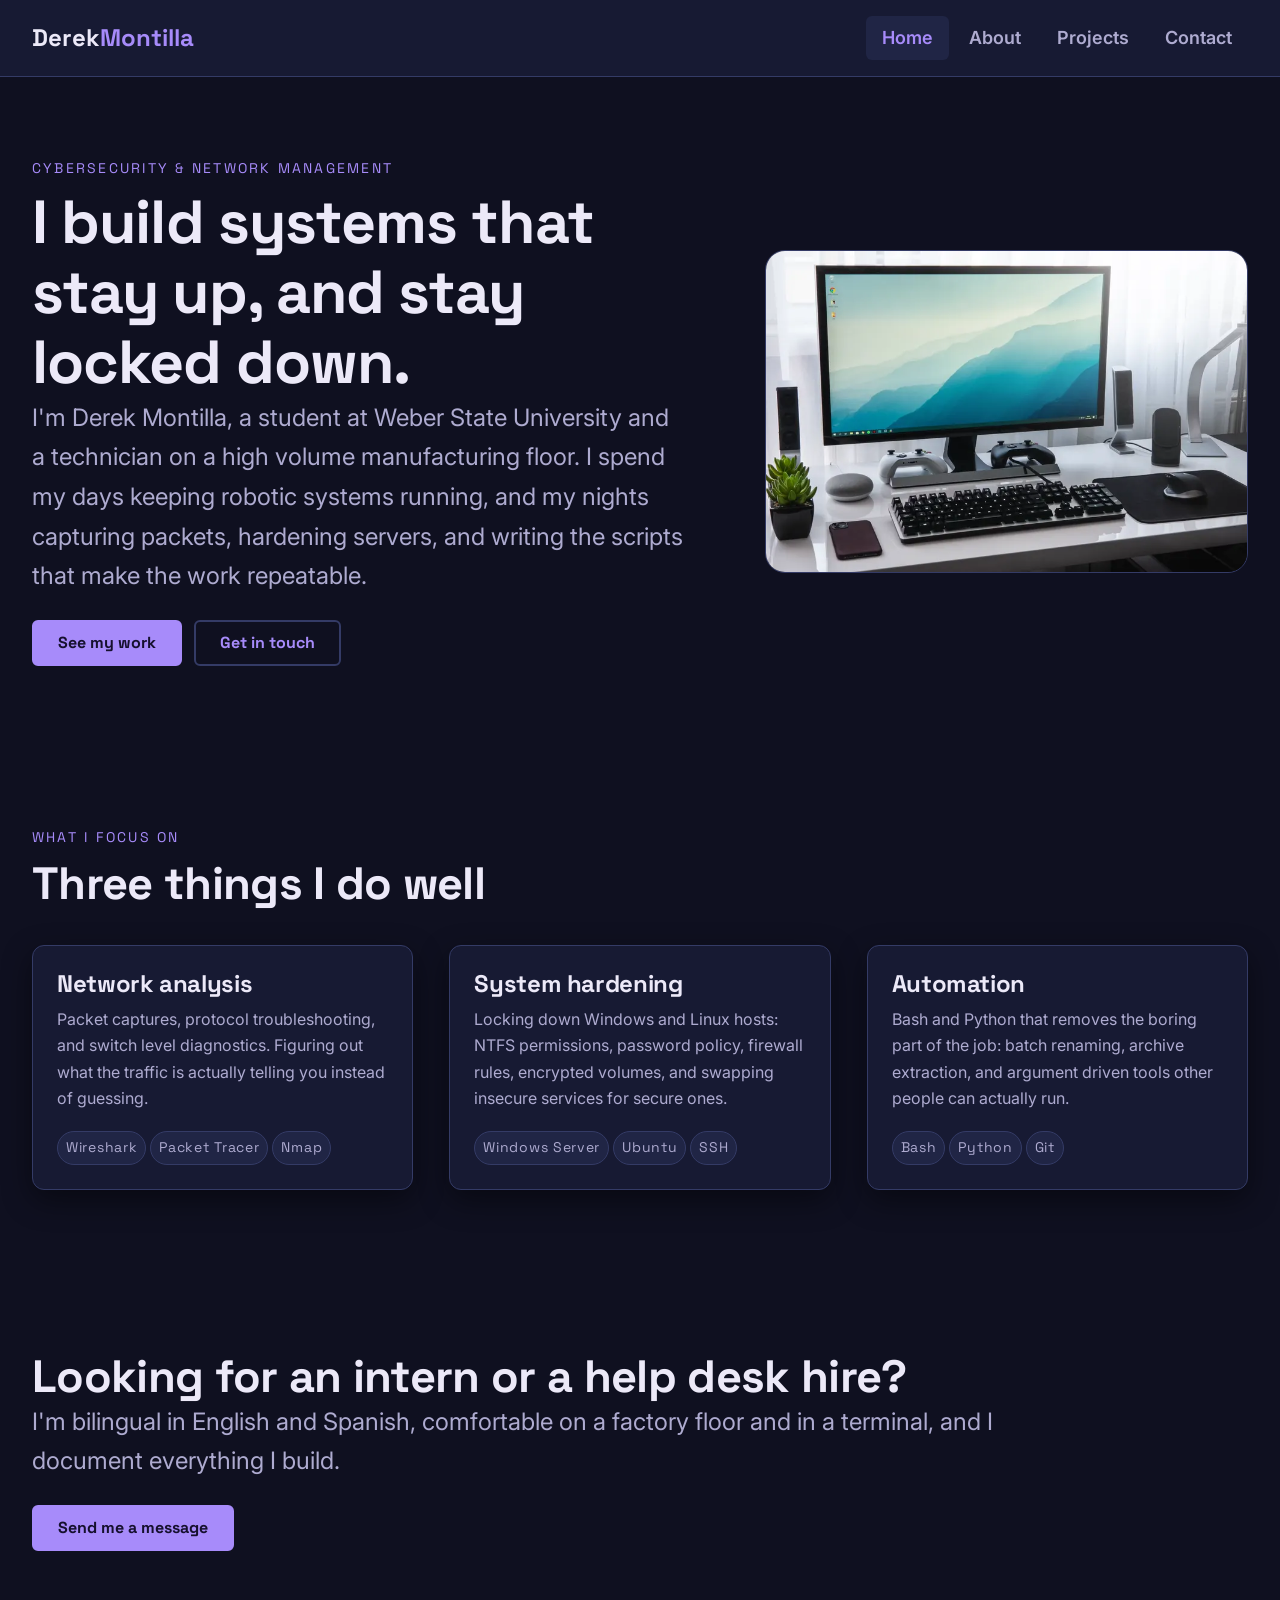
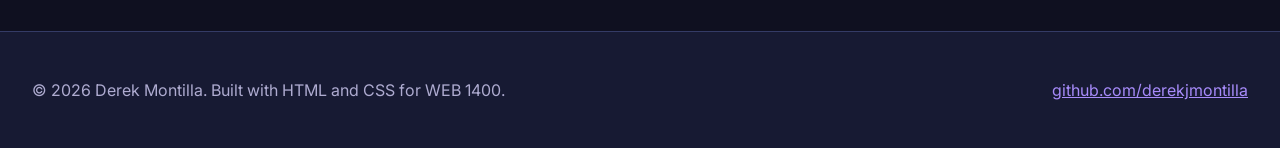
<file: index.html>
<!DOCTYPE html>
<html lang="en">
<head>
  <meta charset="utf-8">
  <meta name="viewport" content="width=device-width, initial-scale=1">
  <title>Derek Montilla | Cybersecurity &amp; Network Management</title>
  <meta name="description" content="Portfolio Derek Montilla, a Weber State University cybersecurity and network management student building secure, well-documented systems.">
  <link rel="preconnect" href="https://fonts.googleapis.com">
  <link rel="preconnect" href="https://fonts.gstatic.com" crossorigin>
  <link href="https://fonts.googleapis.com/css2?family=Inter:wght@400;600&amp;family=Space+Grotesk:wght@500;700&amp;display=swap" rel="stylesheet">
  <link rel="stylesheet" href="css/styles.css">
</head>
<body>
  <a class="skip-link" href="#main">Skip to main content</a>

  <header class="site-header">
    <div class="wrapper site-header__inner">
      <a class="logo" href="index.html">Derek <span>Montilla</span></a>
      <nav aria-label="Main">
        <ul class="nav__list">
          <li><a class="nav__link" href="index.html" aria-current="page">Home</a></li>
          <li><a class="nav__link" href="about.html">About</a></li>
          <li><a class="nav__link" href="projects.html">Projects</a></li>
          <li><a class="nav__link" href="contact.html">Contact</a></li>
        </ul>
      </nav>
    </div>
  </header>

  <main id="main">
    <section class="section">
      <div class="wrapper hero">
        <div>
          <p class="eyebrow">Cybersecurity &amp; Network Management</p>
          <h1>I build systems that stay up, and stay locked down.</h1>
          <p class="lead">I'm Derek Montilla, a student at Weber State University and a technician on a high volume manufacturing floor. I spend my days keeping robotic systems running, and my nights capturing packets, hardening servers, and writing the scripts that make the work repeatable.</p>
          <div class="hero__actions">
            <a class="btn" href="projects.html">See my work</a>
            <a class="btn btn--ghost" href="contact.html">Get in touch</a>
          </div>
        </div>
        <figure class="hero__figure">
          <img class="hero__img"
               src="images/hero-800.webp"
               srcset="images/hero-400.webp 400w,
                       images/hero-800.webp 800w,
                       images/hero-1200.webp 1200w"
               sizes="(min-width: 60rem) 28rem, 90vw"
               width="1200" height="800"
               alt="Desk setup with a widescreen monitor, mechanical keyboard, and desktop speakers.">
        </figure>
      </div>
    </section>

    <section class="section section--tight" aria-labelledby="focus-heading">
      <div class="wrapper">
        <p class="eyebrow">What I focus on</p>
        <h2 id="focus-heading">Three things I do well</h2>
        <div class="card-grid">
          <article class="card">
            <div class="card__body">
              <h3 class="card__title">Network analysis</h3>
              <p class="card__text">Packet captures, protocol troubleshooting, and switch level diagnostics. Figuring out what the traffic is actually telling you instead of guessing.</p>
              <ul class="card__tags">
                <li class="tag">Wireshark</li>
                <li class="tag">Packet Tracer</li>
                <li class="tag">Nmap</li>
              </ul>
            </div>
          </article>
          <article class="card">
            <div class="card__body">
              <h3 class="card__title">System hardening</h3>
              <p class="card__text">Locking down Windows and Linux hosts: NTFS permissions, password policy, firewall rules, encrypted volumes, and swapping insecure services for secure ones.</p>
              <ul class="card__tags">
                <li class="tag">Windows Server</li>
                <li class="tag">Ubuntu</li>
                <li class="tag">SSH</li>
              </ul>
            </div>
          </article>
          <article class="card">
            <div class="card__body">
              <h3 class="card__title">Automation</h3>
              <p class="card__text">Bash and Python that removes the boring part of the job: batch renaming, archive extraction, and argument driven tools other people can actually run.</p>
              <ul class="card__tags">
                <li class="tag">Bash</li>
                <li class="tag">Python</li>
                <li class="tag">Git</li>
              </ul>
            </div>
          </article>
        </div>
      </div>
    </section>

    <section class="section section--tight" aria-labelledby="cta-heading">
      <div class="wrapper">
        <h2 id="cta-heading">Looking for an intern or a help desk hire?</h2>
        <p class="lead">I'm bilingual in English and Spanish, comfortable on a factory floor and in a terminal, and I document everything I build.</p>
        <div class="hero__actions">
          <a class="btn" href="contact.html">Send me a message</a>
        </div>
      </div>
    </section>
  </main>

  <footer class="site-footer">
    <div class="wrapper site-footer__inner">
      <p>&copy; 2026 Derek Montilla. Built with HTML and CSS for WEB 1400.</p>
      <p><a href="https://github.com/derekjmontilla">github.com/derekjmontilla</a></p>
    </div>
  </footer>
</body>
</html>
</file>
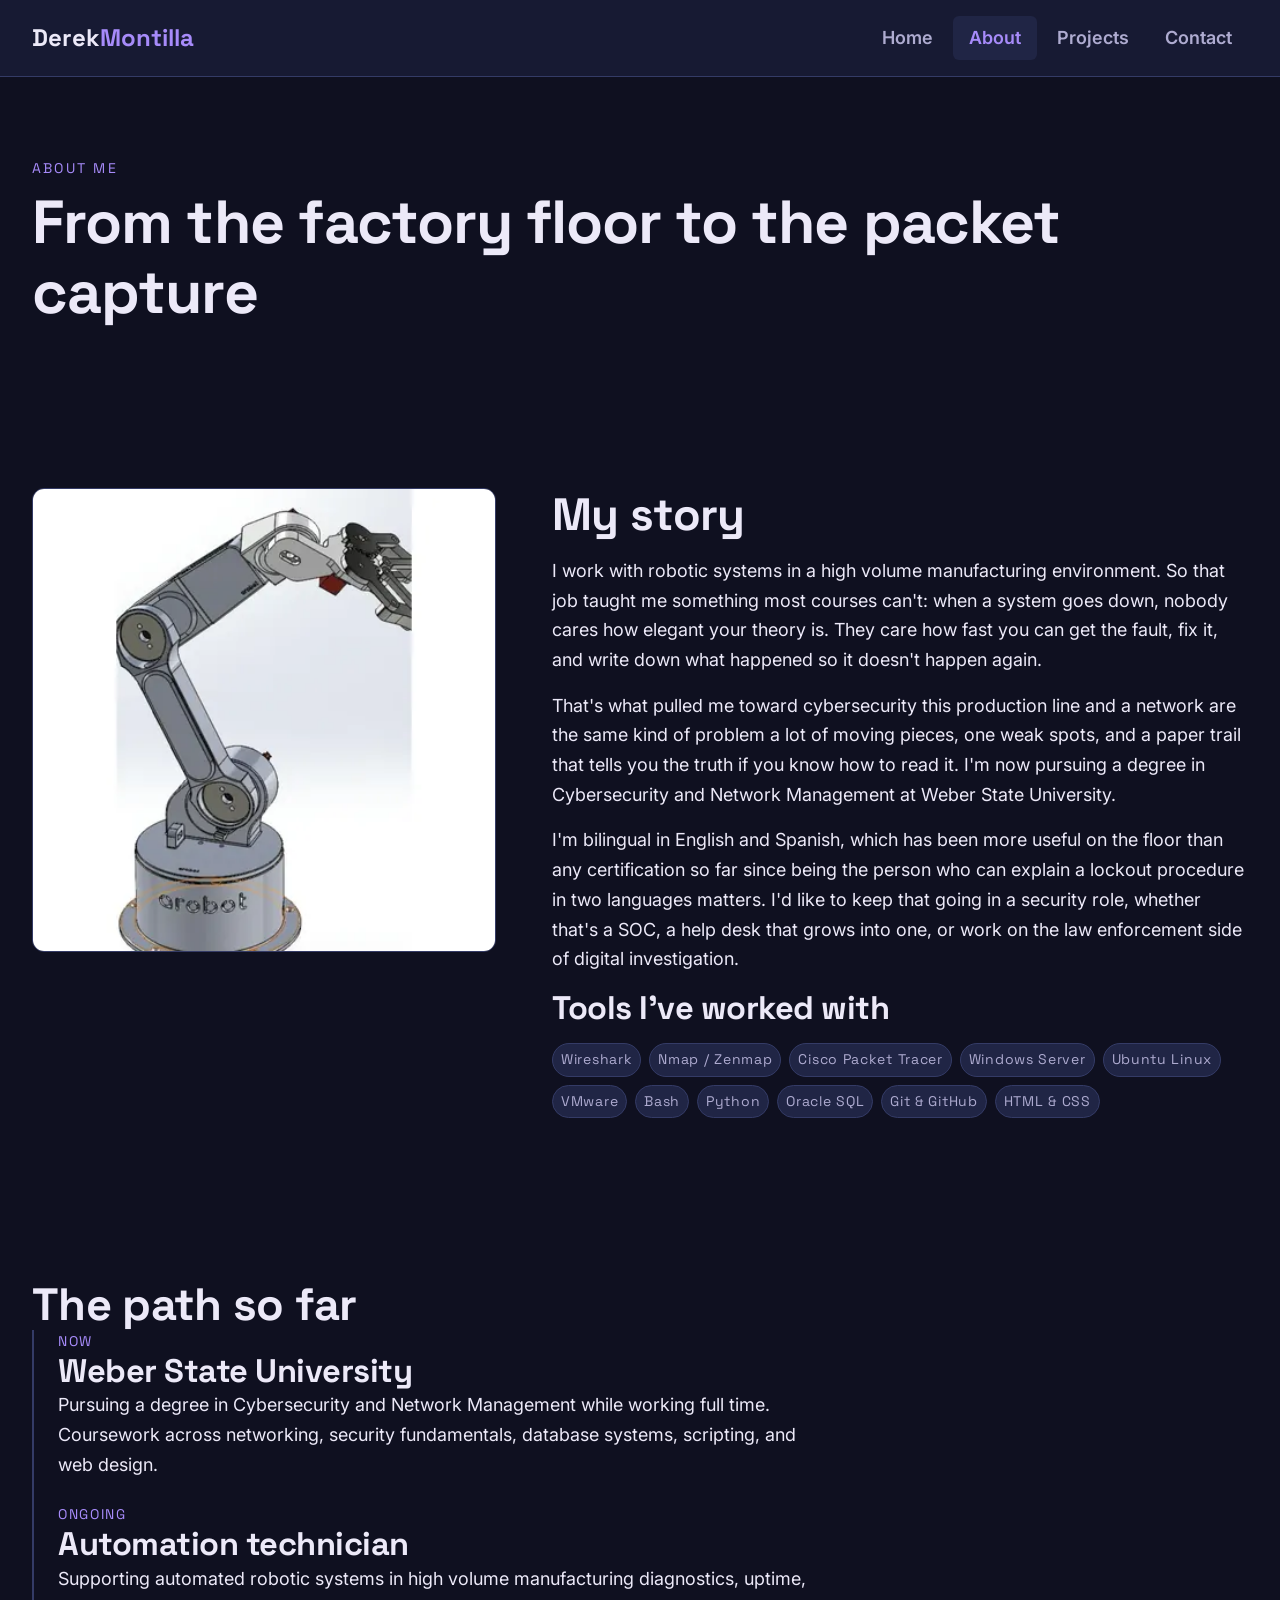
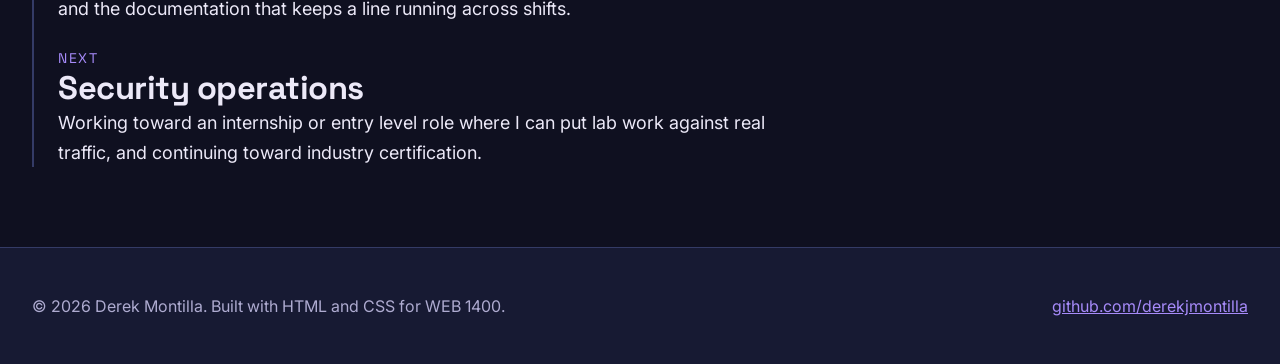
<file: about.html>
<!DOCTYPE html>
<html lang="en">
<head>
  <meta charset="utf-8">
  <meta name="viewport" content="width=device-width, initial-scale=1">
  <title>About | Derek Montilla</title>
  <meta name="description" content="Derek Montilla went from manufacturing systems to cybersecurity and network management at Weber State University.">
  <link rel="preconnect" href="https://fonts.googleapis.com">
  <link rel="preconnect" href="https://fonts.gstatic.com" crossorigin>
  <link href="https://fonts.googleapis.com/css2?family=Inter:wght@400;600&amp;family=Space+Grotesk:wght@500;700&amp;display=swap" rel="stylesheet">
  <link rel="stylesheet" href="css/styles.css">
</head>
<body>
  <a class="skip-link" href="#main">Skip to main content</a>

  <header class="site-header">
    <div class="wrapper site-header__inner">
      <a class="logo" href="index.html">Derek <span>Montilla</span></a>
      <nav aria-label="Main">
        <ul class="nav__list">
          <li><a class="nav__link" href="index.html">Home</a></li>
          <li><a class="nav__link" href="about.html" aria-current="page">About</a></li>
          <li><a class="nav__link" href="projects.html">Projects</a></li>
          <li><a class="nav__link" href="contact.html">Contact</a></li>
        </ul>
      </nav>
    </div>
  </header>

  <main id="main">
    <section class="section">
      <div class="wrapper">
        <p class="eyebrow">About me</p>
        <h1>From the factory floor to the packet capture</h1>
      </div>
    </section>

    <section class="section section--tight" aria-labelledby="story-heading">
      <div class="wrapper about-grid">
        <figure>
          <img class="about__img"
               src="images/about-800.webp"
               srcset="images/about-400.webp 400w,
                       images/about-800.webp 800w,
                       images/about-1200.webp 1200w"
               sizes="(min-width: 60rem) 22rem, 90vw"
               width="800" height="800"
               loading="lazy"
               alt="Industrial robotic arm on a production line.">
        </figure>
        <div class="stack">
          <h2 id="story-heading">My story</h2>
          <p>I work with robotic systems in a high volume manufacturing environment. So that job taught me something most courses can't: when a system goes down, nobody cares how elegant your theory is. They care how fast you can get the fault, fix it, and write down what happened so it doesn't happen again.</p>
          <p>That's what pulled me toward cybersecurity this production line and a network are the same kind of problem a lot of moving pieces, one weak spots, and a paper trail that tells you the truth if you know how to read it. I'm now pursuing a degree in Cybersecurity and Network Management at Weber State University.</p>
          <p>I'm bilingual in English and Spanish, which has been more useful on the floor than any certification so far since being the person who can explain a lockout procedure in two languages matters. I'd like to keep that going in a security role, whether that's a SOC, a help desk that grows into one, or work on the law enforcement side of digital investigation.</p>

          <h3>Tools I've worked with</h3>
          <ul class="skill-list">
            <li class="tag">Wireshark</li>
            <li class="tag">Nmap / Zenmap</li>
            <li class="tag">Cisco Packet Tracer</li>
            <li class="tag">Windows Server</li>
            <li class="tag">Ubuntu Linux</li>
            <li class="tag">VMware</li>
            <li class="tag">Bash</li>
            <li class="tag">Python</li>
            <li class="tag">Oracle SQL</li>
            <li class="tag">Git &amp; GitHub</li>
            <li class="tag">HTML &amp; CSS</li>
          </ul>
        </div>
      </div>
    </section>

    <section class="section section--tight" aria-labelledby="path-heading">
      <div class="wrapper">
        <h2 id="path-heading">The path so far</h2>
        <div class="timeline">
          <div class="timeline__item">
            <p class="timeline__date">Now</p>
            <h3>Weber State University</h3>
            <p>Pursuing a degree in Cybersecurity and Network Management while working full time. Coursework across networking, security fundamentals, database systems, scripting, and web design.</p>
          </div>
          <div class="timeline__item">
            <p class="timeline__date">Ongoing</p>
            <h3>Automation technician</h3>
            <p>Supporting automated robotic systems in high volume manufacturing diagnostics, uptime, and the documentation that keeps a line running across shifts.</p>
          </div>
          <div class="timeline__item">
            <p class="timeline__date">Next</p>
            <h3>Security operations</h3>
            <p>Working toward an internship or entry level role where I can put lab work against real traffic, and continuing toward industry certification.</p>
          </div>
        </div>
      </div>
    </section>
  </main>

  <footer class="site-footer">
    <div class="wrapper site-footer__inner">
      <p>&copy; 2026 Derek Montilla. Built with HTML and CSS for WEB 1400.</p>
      <p><a href="https://github.com/derekjmontilla">github.com/derekjmontilla</a></p>
    </div>
  </footer>
</body>
</html>
</file>
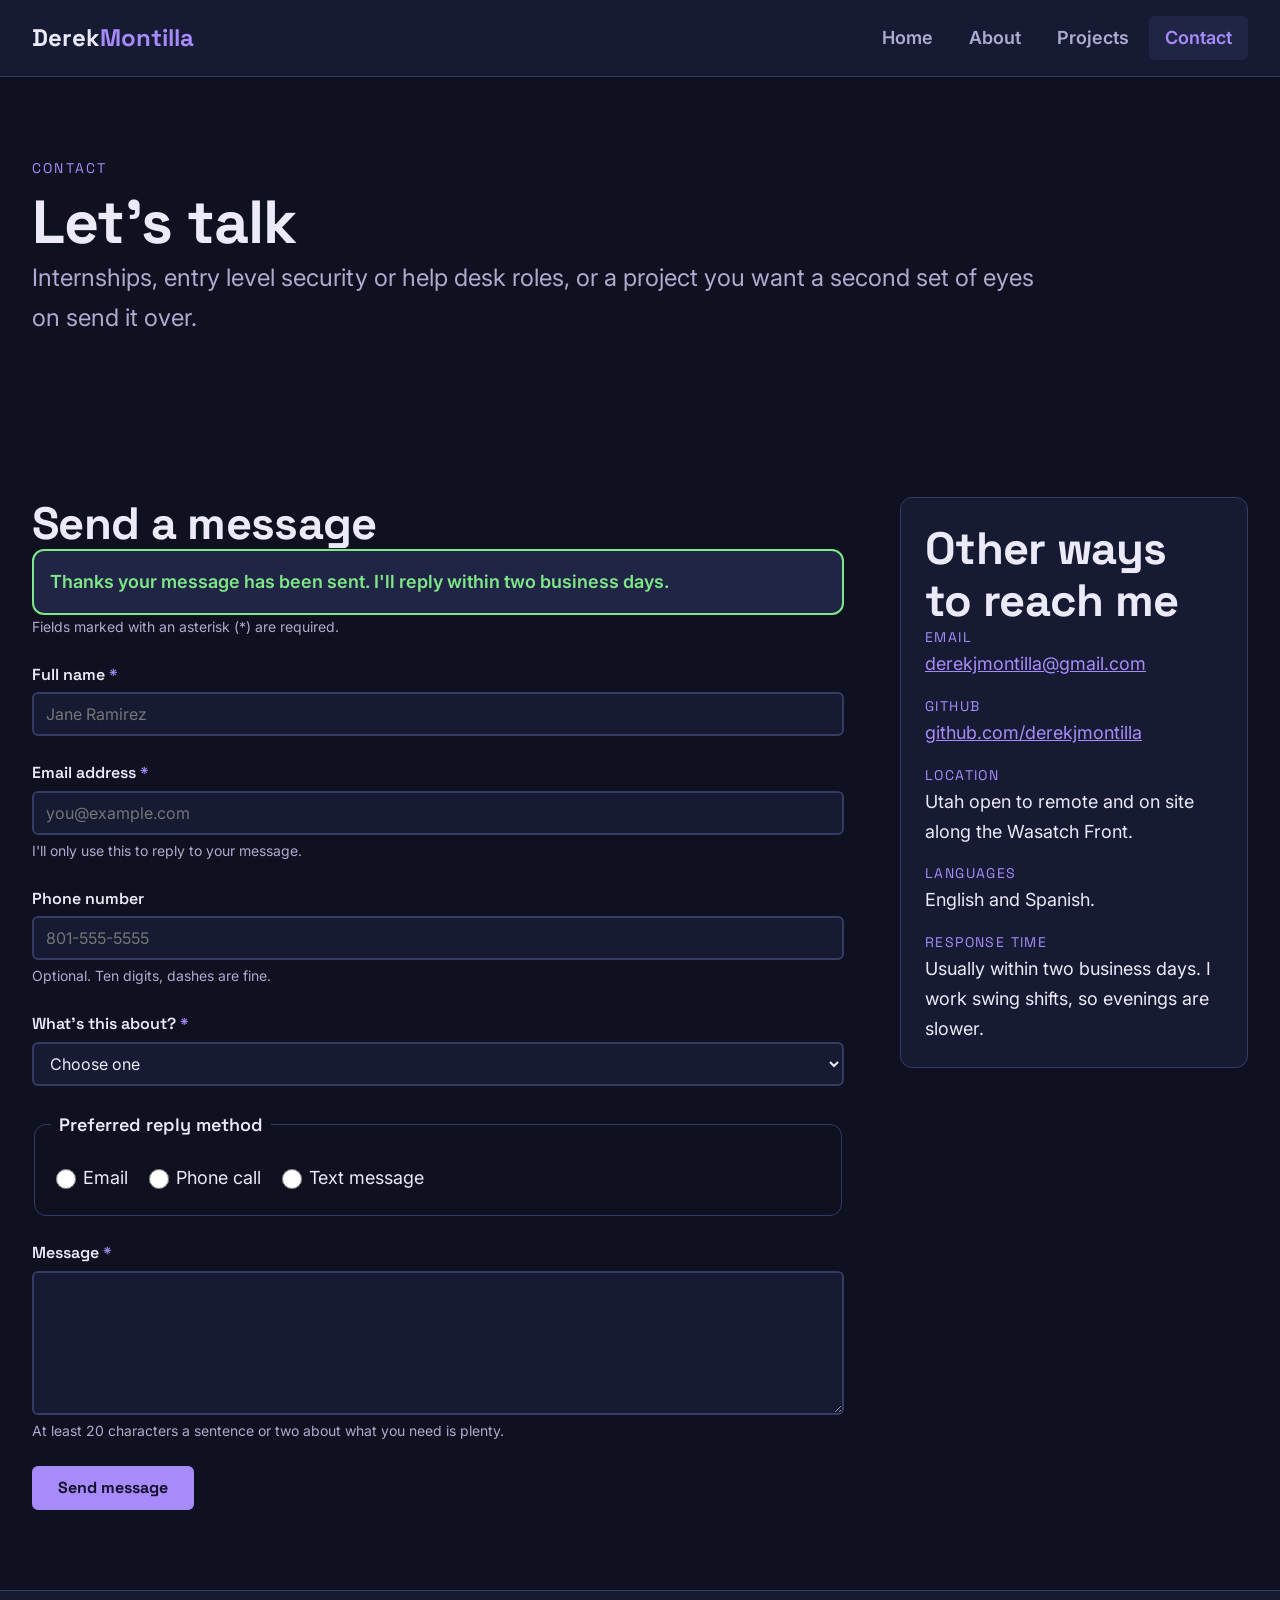
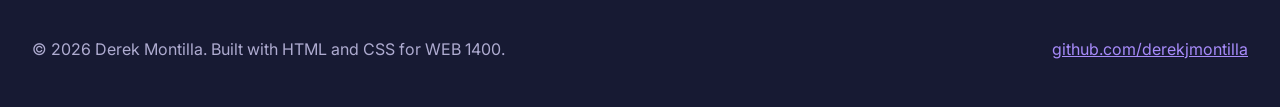
<file: contact.html>
<!DOCTYPE html>
<html lang="en">
<head>
  <meta charset="utf-8">
  <meta name="viewport" content="width=device-width, initial-scale=1">
  <title>Contact | Derek Montilla</title>
  <meta name="description" content="Get in touch with Derek Montilla about internships, entry level cybersecurity roles.">
  <link rel="preconnect" href="https://fonts.googleapis.com">
  <link rel="preconnect" href="https://fonts.gstatic.com" crossorigin>
  <link href="https://fonts.googleapis.com/css2?family=Inter:wght@400;600&amp;family=Space+Grotesk:wght@500;700&amp;display=swap" rel="stylesheet">
  <link rel="stylesheet" href="css/styles.css">
</head>
<body>
  <a class="skip-link" href="#main">Skip to main content</a>

  <header class="site-header">
    <div class="wrapper site-header__inner">
      <a class="logo" href="index.html">Derek <span>Montilla</span></a>
      <nav aria-label="Main">
        <ul class="nav__list">
          <li><a class="nav__link" href="index.html">Home</a></li>
          <li><a class="nav__link" href="about.html">About</a></li>
          <li><a class="nav__link" href="projects.html">Projects</a></li>
          <li><a class="nav__link" href="contact.html" aria-current="page">Contact</a></li>
        </ul>
      </nav>
    </div>
  </header>

  <main id="main">
    <section class="section">
      <div class="wrapper">
        <p class="eyebrow">Contact</p>
        <h1>Let's talk</h1>
        <p class="lead">Internships, entry level security or help desk roles, or a project you want a second set of eyes on send it over.</p>
      </div>
    </section>

    <section class="section section--tight" aria-labelledby="form-heading">
      <div class="wrapper contact-grid">
        <div>
          <h2 id="form-heading">Send a message</h2>

          <p class="success" role="status">Thanks your message has been sent. I'll reply within two business days.</p>

          <form class="form" action="#" method="post">
            <p class="hint">Fields marked with an asterisk (*) are required.</p>

              <div class="field">
              <label for="name">Full name <span class="req" aria-hidden="true">*</span></label>
              <input type="text" id="name" name="name" autocomplete="name"
                     placeholder="Jane Ramirez" required>
            </div>

            <div class="field">
              <label for="email">Email address <span class="req" aria-hidden="true">*</span></label>
              <input type="email" id="email" name="email" autocomplete="email"
                     placeholder="you@example.com"
                     aria-describedby="email-hint" required>
              <p class="hint" id="email-hint">I'll only use this to reply to your message.</p>
              <p class="error-text">That doesn't look like a complete email address.</p>
            </div>

            <div class="field">
              <label for="phone">Phone number</label>
              <input type="tel" id="phone" name="phone" autocomplete="tel"
                     placeholder="801-555-5555"
                     pattern="[0-9]{3}-?[0-9]{3}-?[0-9]{4}"
                     aria-describedby="phone-hint">
              <p class="hint" id="phone-hint">Optional. Ten digits, dashes are fine.</p>
              <p class="error-text">Enter a 10 digit number, or leave this blank.</p>
            </div>

            <div class="field">
              <label for="subject">What's this about? <span class="req" aria-hidden="true">*</span></label>
              <select id="subject" name="subject" required>
                <option value="">Choose one</option>
                <option value="internship">Internship or job opportunity</option>
                <option value="project">Project collaboration</option>
                <option value="question">Question about my work</option>
                <option value="other">Something else</option>
              </select>
            </div>

            <fieldset class="fieldset">
              <legend>Preferred reply method</legend>
              <div class="radio-row">
                <label for="reply-email">
                  <input type="radio" id="reply-email" name="reply" value="email">
                  Email
                </label>
                <label for="reply-phone">
                  <input type="radio" id="reply-phone" name="reply" value="phone">
                  Phone call
                </label>
                <label for="reply-text">
                  <input type="radio" id="reply-text" name="reply" value="text">
                  Text message
                </label>
              </div>
            </fieldset>

            <div class="field">
              <label for="message">Message <span class="req" aria-hidden="true">*</span></label>
              <textarea id="message" name="message" minlength="20"
                        aria-describedby="message-hint" required></textarea>
              <p class="hint" id="message-hint">At least 20 characters a sentence or two about what you need is plenty.</p>
            </div>

            <div>
              <button class="btn" type="submit">Send message</button>
            </div>
          </form>
        </div>

        <aside class="info-card" aria-labelledby="other-ways">
          <h2 id="other-ways">Other ways to reach me</h2>
          <dl>
            <dt>Email</dt>
            <dd><a href="mailto:derekjmontilla@gmail.com">derekjmontilla@gmail.com</a></dd>
            <dt>GitHub</dt>
            <dd><a href="https://github.com/derekjmontilla">github.com/derekjmontilla</a></dd>
            <dt>Location</dt>
            <dd>Utah open to remote and on site along the Wasatch Front.</dd>
            <dt>Languages</dt>
            <dd>English and Spanish.</dd>
            <dt>Response time</dt>
            <dd>Usually within two business days. I work swing shifts, so evenings are slower.</dd>
          </dl>
        </aside>
      </div>
    </section>
  </main>

  <footer class="site-footer">
    <div class="wrapper site-footer__inner">
      <p>&copy; 2026 Derek Montilla. Built with HTML and CSS for WEB 1400.</p>
      <p><a href="https://github.com/derekjmontilla">github.com/derekjmontilla</a></p>
    </div>
  </footer>
</body>
</html>
</file>
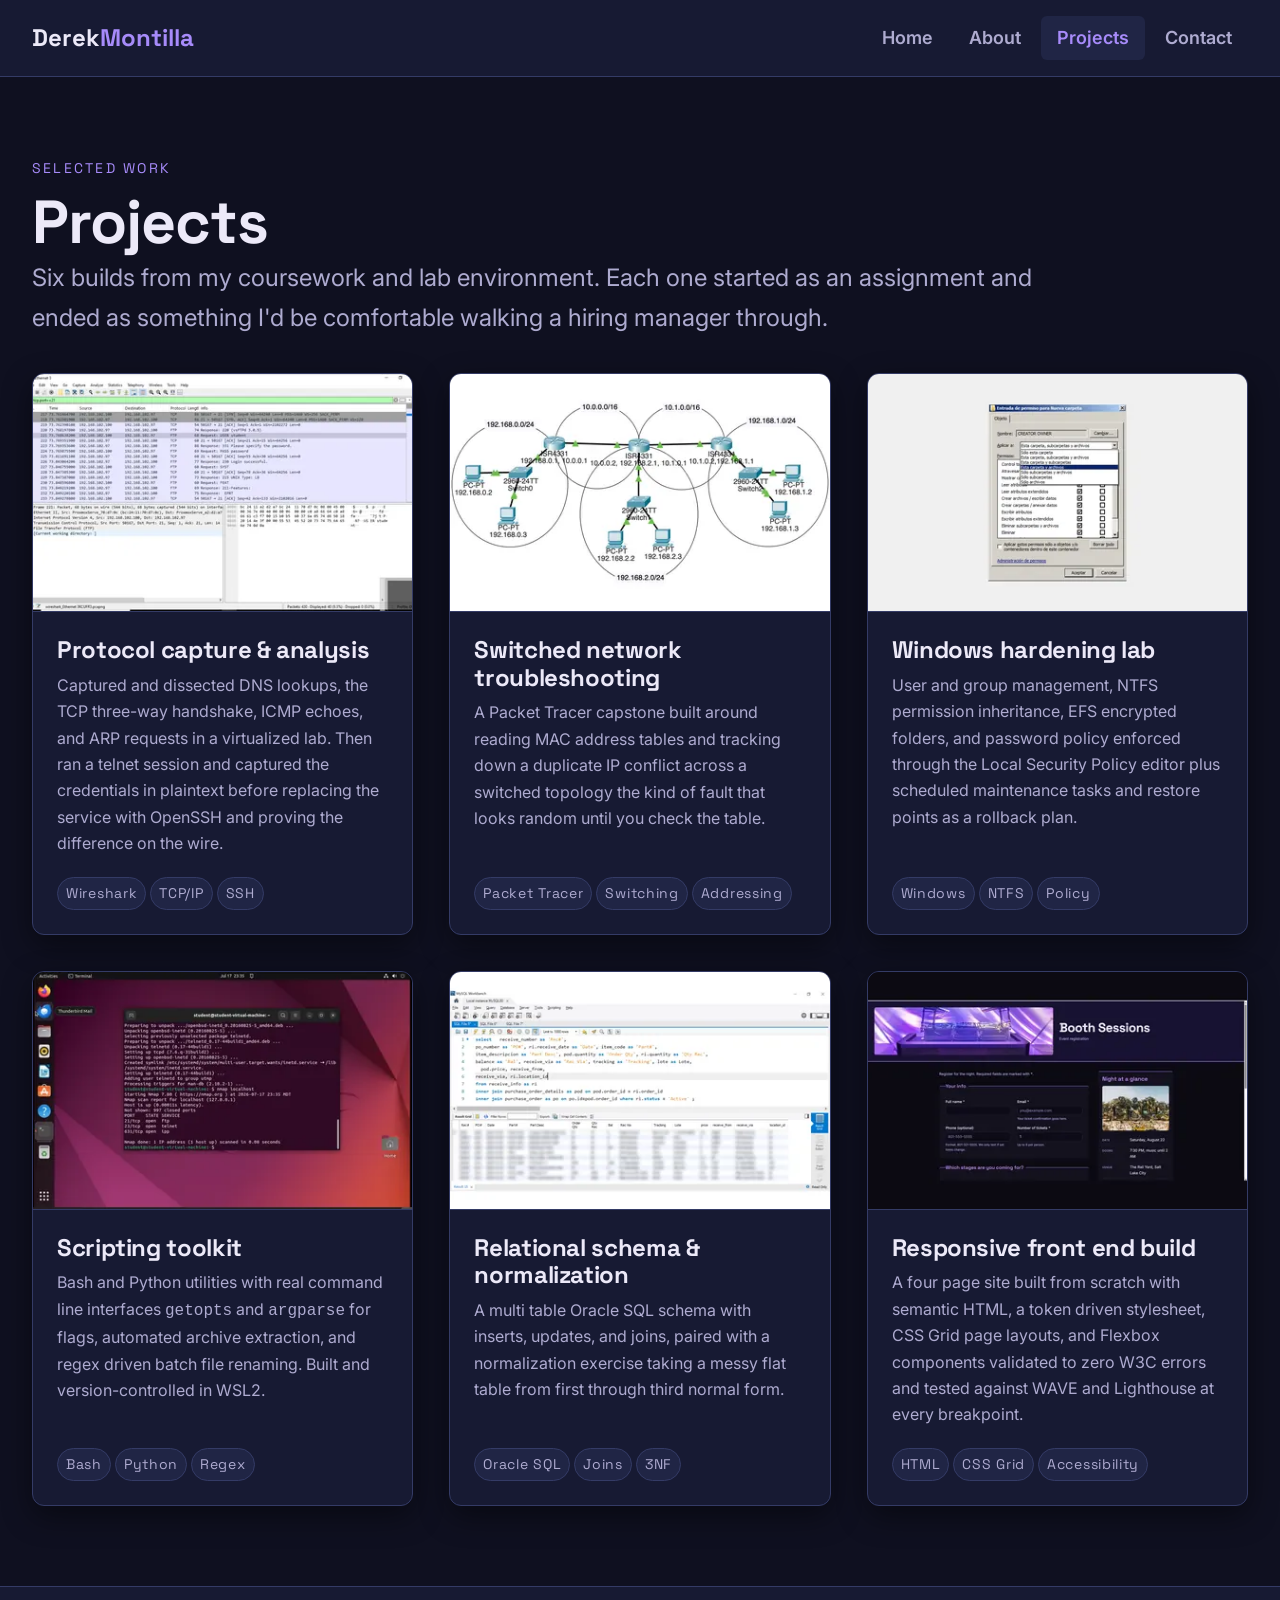
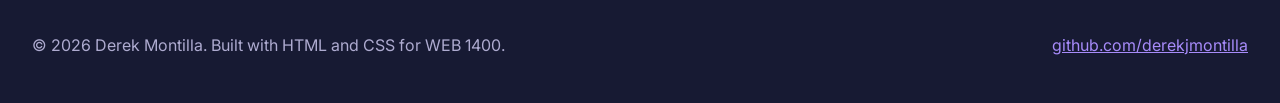
<file: projects.html>
<!DOCTYPE html>
<html lang="en">
<head>
  <meta charset="utf-8">
  <meta name="viewport" content="width=device-width, initial-scale=1">
  <title>Projects | Derek Montilla</title>
  <meta name="description" content="Lab and coursework projects by Derek Montilla: packet analysis, network troubleshooting, system hardening, scripting, and database design.">
  <link rel="preconnect" href="https://fonts.googleapis.com">
  <link rel="preconnect" href="https://fonts.gstatic.com" crossorigin>
  <link href="https://fonts.googleapis.com/css2?family=Inter:wght@400;600&amp;family=Space+Grotesk:wght@500;700&amp;display=swap" rel="stylesheet">
  <link rel="stylesheet" href="css/styles.css">
</head>
<body>
  <a class="skip-link" href="#main">Skip to main content</a>

  <header class="site-header">
    <div class="wrapper site-header__inner">
      <a class="logo" href="index.html">Derek <span>Montilla</span></a>
      <nav aria-label="Main">
        <ul class="nav__list">
          <li><a class="nav__link" href="index.html">Home</a></li>
          <li><a class="nav__link" href="about.html">About</a></li>
          <li><a class="nav__link" href="projects.html" aria-current="page">Projects</a></li>
          <li><a class="nav__link" href="contact.html">Contact</a></li>
        </ul>
      </nav>
    </div>
  </header>

  <main id="main">
    <section class="section">
      <div class="wrapper">
        <p class="eyebrow">Selected work</p>
        <h1>Projects</h1>
        <p class="lead">Six builds from my coursework and lab environment. Each one started as an assignment and ended as something I'd be comfortable walking a hiring manager through.</p>

        <div class="card-grid">

          <article class="card">
            <img class="card__img"
                 src="images/project-wireshark-800.webp"
                 srcset="images/project-wireshark-400.webp 400w,
                         images/project-wireshark-800.webp 800w,
                         images/project-wireshark-1200.webp 1200w"
                 sizes="(min-width: 60rem) 22rem, (min-width: 40rem) 45vw, 90vw"
                 width="800" height="500"
                 alt="Wireshark capture window showing a filtered TCP.">
            <div class="card__body">
              <h2 class="card__title">Protocol capture &amp; analysis</h2>
              <p class="card__text">Captured and dissected DNS lookups, the TCP three-way handshake, ICMP echoes, and ARP requests in a virtualized lab. Then ran a telnet session and captured the credentials in plaintext before replacing the service with OpenSSH and proving the difference on the wire.</p>
              <ul class="card__tags">
                <li class="tag">Wireshark</li>
                <li class="tag">TCP/IP</li>
                <li class="tag">SSH</li>
              </ul>
            </div>
          </article>

          <article class="card">
            <img class="card__img"
                 src="images/project-packettracer-800.webp"
                 srcset="images/project-packettracer-400.webp 400w,
                         images/project-packettracer-800.webp 800w,
                         images/project-packettracer-1200.webp 1200w"
                 sizes="(min-width: 60rem) 22rem, (min-width: 40rem) 45vw, 90vw"
                 width="800" height="500"
                 loading="lazy"
                 alt="Cisco Packet Tracer topology with switches, routers, and end devices.">
            <div class="card__body">
              <h2 class="card__title">Switched network troubleshooting</h2>
              <p class="card__text">A Packet Tracer capstone built around reading MAC address tables and tracking down a duplicate IP conflict across a switched topology the kind of fault that looks random until you check the table.</p>
              <ul class="card__tags">
                <li class="tag">Packet Tracer</li>
                <li class="tag">Switching</li>
                <li class="tag">Addressing</li>
              </ul>
            </div>
          </article>

          <article class="card">
            <img class="card__img"
                 src="images/project-hardening-800.webp"
                 srcset="images/project-hardening-400.webp 400w,
                         images/project-hardening-800.webp 800w,
                         images/project-hardening-1200.webp 1200w"
                 sizes="(min-width: 60rem) 22rem, (min-width: 40rem) 45vw, 90vw"
                 width="800" height="500"
                 loading="lazy"
                 alt="Windows Local Security Policy editor showing password policy settings.">
            <div class="card__body">
              <h2 class="card__title">Windows hardening lab</h2>
              <p class="card__text">User and group management, NTFS permission inheritance, EFS encrypted folders, and password policy enforced through the Local Security Policy editor plus scheduled maintenance tasks and restore points as a rollback plan.</p>
              <ul class="card__tags">
                <li class="tag">Windows</li>
                <li class="tag">NTFS</li>
                <li class="tag">Policy</li>
              </ul>
            </div>
          </article>

          <article class="card">
            <img class="card__img"
                 src="images/project-bash-800.webp"
                 srcset="images/project-bash-400.webp 400w,
                         images/project-bash-800.webp 800w,
                         images/project-bash-1200.webp 1200w"
                 sizes="(min-width: 60rem) 22rem, (min-width: 40rem) 45vw, 90vw"
                 width="800" height="500"
                 loading="lazy"
                 alt="Terminal window running a Bash script">
            <div class="card__body">
              <h2 class="card__title">Scripting toolkit</h2>
              <p class="card__text">Bash and Python utilities with real command line interfaces <code>getopts</code> and <code>argparse</code> for flags, automated archive extraction, and regex driven batch file renaming. Built and version-controlled in WSL2.</p>
              <ul class="card__tags">
                <li class="tag">Bash</li>
                <li class="tag">Python</li>
                <li class="tag">Regex</li>
              </ul>
            </div>
          </article>

          <article class="card">
            <img class="card__img"
                 src="images/project-sql-800.webp"
                 srcset="images/project-sql-400.webp 400w,
                         images/project-sql-800.webp 800w,
                         images/project-sql-1200.webp 1200w"
                 sizes="(min-width: 60rem) 22rem, (min-width: 40rem) 45vw, 90vw"
                 width="800" height="500"
                 loading="lazy"
                 alt="SQL editor showing a multi table join query.">
            <div class="card__body">
              <h2 class="card__title">Relational schema &amp; normalization</h2>
              <p class="card__text">A multi table Oracle SQL schema with inserts, updates, and joins, paired with a normalization exercise taking a messy flat table from first through third normal form.</p>
              <ul class="card__tags">
                <li class="tag">Oracle SQL</li>
                <li class="tag">Joins</li>
                <li class="tag">3NF</li>
              </ul>
            </div>
          </article>

          <article class="card">
            <img class="card__img"
                 src="images/project-web-800.webp"
                 srcset="images/project-web-400.webp 400w,
                         images/project-web-800.webp 800w,
                         images/project-web-1200.webp 1200w"
                 sizes="(min-width: 60rem) 22rem, (min-width: 40rem) 45vw, 90vw"
                 width="800" height="500"
                 loading="lazy"
                 alt="Responsive website shown at phone and desktop widths.">
            <div class="card__body">
              <h2 class="card__title">Responsive front end build</h2>
              <p class="card__text">A four page site built from scratch with semantic HTML, a token driven stylesheet, CSS Grid page layouts, and Flexbox components validated to zero W3C errors and tested against WAVE and Lighthouse at every breakpoint.</p>
              <ul class="card__tags">
                <li class="tag">HTML</li>
                <li class="tag">CSS Grid</li>
                <li class="tag">Accessibility</li>
              </ul>
            </div>
          </article>

        </div>
      </div>
    </section>
  </main>

  <footer class="site-footer">
    <div class="wrapper site-footer__inner">
      <p>&copy; 2026 Derek Montilla. Built with HTML and CSS for WEB 1400.</p>
      <p><a href="https://github.com/derekjmontilla">github.com/derekjmontilla</a></p>
    </div>
  </footer>
</body>
</html>
</file>
<file: css/styles.css>
/* Derek Montilla Portfolio | WEB 1400 Project 2 */
 
:root {
  --color-bg: #0f1020;
  --color-surface: #171a33;
  --color-surface-alt: #202545;
  --color-border: #343b66;
  --color-text: #ece9f8;
  --color-muted: #aeabd0;
  --color-accent: #a78bfa;
  --color-accent-ink: #16102e;
  --color-error: #ffb4ab;
  --color-error-border: #ff6f61;
  --color-success: #7ee787;
  --color-focus: #ffd166;
 
  --step-000: clamp(0.8125rem, 0.79rem + 0.12vw, 0.875rem);
  --step-00: clamp(0.9375rem, 0.91rem + 0.15vw, 1rem);
  --step-0: clamp(1rem, 0.96rem + 0.22vw, 1.125rem);
  --step-1: clamp(1.25rem, 1.16rem + 0.45vw, 1.5rem);
  --step-2: clamp(1.5rem, 1.32rem + 0.9vw, 2.125rem);
  --step-3: clamp(1.875rem, 1.55rem + 1.6vw, 2.875rem);
  --step-4: clamp(2.25rem, 1.72rem + 2.6vw, 4rem);
 
  --font-display: "Space Grotesk", "Trebuchet MS", sans-serif;
  --font-body: "Inter", "Segoe UI", system-ui, sans-serif;
  --leading-tight: 1.15;
  --leading-body: 1.65;

  --space-3xs: 0.25rem;
  --space-2xs: 0.5rem;
  --space-xs: 0.75rem;
  --space-s: 1rem;
  --space-m: 1.5rem;
  --space-l: 2.25rem;
  --space-xl: 3.5rem;
  --space-2xl: 5rem;
 
  --radius-s: 6px;
  --radius-m: 12px;
  --radius-l: 20px;
  --radius-pill: 999px;
  --border-width: 2px;
  --outline-width: 3px;
  --control-size: 1.25rem;
  --textarea-min: 9rem;
  --border-hairline: 1px solid var(--color-border);
  --shadow-card: 0 10px 30px rgba(0, 0, 0, 0.45);

  --measure: 68ch;
  --wrapper: 72rem;
  --tap-target: 2.75rem; 
  --transition: 180ms ease-in-out;
}

*,
*::before,
*::after { box-sizing: border-box; }
 
body, h1, h2, h3, h4, p, ul, ol, li, figure, blockquote, dl, dd {
  margin: 0;
  padding: 0;
}
 
ul[class] { list-style: none; }
 
img { max-width: 100%; display: block; height: auto; }
 
html { scroll-behavior: smooth; }
 
body {
  background-color: var(--color-bg);
  color: var(--color-text);
  font-family: var(--font-body);
  font-size: var(--step-0);
  line-height: var(--leading-body);
  min-height: 100vh;
  display: grid;
  grid-template-rows: auto 1fr auto;
}
 
h1, h2, h3, h4 {
  font-family: var(--font-display);
  line-height: var(--leading-tight);
  letter-spacing: -0.015em;
}
 
h1 { font-size: var(--step-4); }
h2 { font-size: var(--step-3); }
h3 { font-size: var(--step-2); }
h4 { font-size: var(--step-1); }
 
p { max-width: var(--measure); }
 
a { color: var(--color-accent); }
 
a:hover { color: var(--color-text); }
 
:focus-visible {
  outline: var(--outline-width) solid var(--color-focus);
  outline-offset: 3px;
  border-radius: var(--radius-s);
}
 
.wrapper {
  max-width: var(--wrapper);
  margin-left: auto;
  margin-right: auto;
  padding-left: var(--space-s);
  padding-right: var(--space-s);
}
 
.section { padding-block: var(--space-xl); }
 
.section--tight { padding-block: var(--space-l); }
 
.eyebrow {
  font-family: var(--font-display);
  font-size: var(--step-000);
  letter-spacing: 0.16em;
  text-transform: uppercase;
  color: var(--color-accent);
  margin-bottom: var(--space-2xs);
}
 
.lead {
  font-size: var(--step-1);
  color: var(--color-muted);
}
 
.skip-link {
  position: absolute;
  left: var(--space-s);
  top: -4rem;
  z-index: 20;
  background-color: var(--color-accent);
  color: var(--color-accent-ink);
  padding: var(--space-2xs) var(--space-s);
  border-radius: var(--radius-s);
  font-weight: 600;
  transition: top var(--transition);
}
 
.skip-link:focus { top: var(--space-s); color: var(--color-accent-ink); }
 
.btn {
  display: inline-flex;
  align-items: center;
  justify-content: center;
  min-height: var(--tap-target);
  min-width: var(--tap-target);
  padding: var(--space-2xs) var(--space-m);
  border: var(--border-width) solid var(--color-accent);
  border-radius: var(--radius-s);
  background-color: var(--color-accent);
  color: var(--color-accent-ink);
  font-family: var(--font-display);
  font-size: var(--step-00);
  font-weight: 700;
  text-decoration: none;
  cursor: pointer;
  transition: background-color var(--transition), color var(--transition);
}
 
.btn:hover {
  background-color: transparent;
  color: var(--color-accent);
}
 
.btn--ghost {
  background-color: transparent;
  color: var(--color-accent);
  border-color: var(--color-border);
}
 
.btn--ghost:hover {
  border-color: var(--color-accent);
  color: var(--color-text);
}

.site-header {
  background-color: var(--color-surface);
  border-bottom: var(--border-hairline);
}
 
.site-header__inner {
  display: flex;
  flex-direction: column;
  gap: var(--space-2xs);
  padding-block: var(--space-s);
}
 
.logo {
  font-family: var(--font-display);
  font-size: var(--step-1);
  font-weight: 700;
  color: var(--color-text);
  text-decoration: none;
  min-height: var(--tap-target);
  display: flex;
  align-items: center;
}
 
.logo span { color: var(--color-accent); }
 
.nav__list {
  display: flex;
  flex-wrap: wrap;
  gap: var(--space-3xs);
}
 
.nav__link {
  display: flex;
  align-items: center;
  min-height: var(--tap-target);
  padding-inline: var(--space-s);
  border-radius: var(--radius-s);
  color: var(--color-muted);
  font-weight: 600;
  text-decoration: none;
  transition: background-color var(--transition), color var(--transition);
}
 
.nav__link:hover {
  background-color: var(--color-surface-alt);
  color: var(--color-text);
}
 
.nav__link[aria-current="page"] {
  color: var(--color-accent);
  background-color: var(--color-surface-alt);
}
 
.hero { display: grid; gap: var(--space-l); align-items: center; }
 
.hero__figure { margin: 0; }
 
.hero__img {
  width: 100%;
  height: auto;
  border-radius: var(--radius-l);
  border: var(--border-hairline);
}
 
.hero__actions {
  display: flex;
  flex-wrap: wrap;
  gap: var(--space-xs);
  margin-top: var(--space-m);
}
 
.card-grid {
  display: grid;
  grid-template-columns: 1fr;
  gap: var(--space-m);
  margin-top: var(--space-l);
}
 
.card {
  display: flex;
  flex-direction: column;
  background-color: var(--color-surface);
  border: var(--border-hairline);
  border-radius: var(--radius-m);
  overflow: hidden;
  box-shadow: var(--shadow-card);
  transition: transform var(--transition), border-color var(--transition);
}
 
.card:hover {
  transform: translateY(-4px);
  border-color: var(--color-accent);
}
 
.card__img {
  width: 100%;
  height: auto;
  border-bottom: var(--border-hairline);
}
 
.card__body {
  display: flex;
  flex-direction: column;
  gap: var(--space-2xs);
  padding: var(--space-m);
  flex-grow: 1;
}
 
.card__title { font-size: var(--step-1); }
 
.card__text { color: var(--color-muted); font-size: var(--step-00); }
 
.card__tags {
  display: flex;
  flex-wrap: wrap;
  gap: var(--space-3xs);
  margin-top: auto;
  padding-top: var(--space-xs);
}
 
.tag {
  font-size: var(--step-000);
  font-family: var(--font-display);
  letter-spacing: 0.05em;
  background-color: var(--color-surface-alt);
  border: var(--border-hairline);
  color: var(--color-muted);
  padding: var(--space-3xs) var(--space-2xs);
  border-radius: var(--radius-pill);
}
 
.about-grid { display: grid; gap: var(--space-l); }
 
.about__img {
  width: 100%;
  height: auto;
  border-radius: var(--radius-m);
  border: var(--border-hairline);
}
 
.stack > * + * { margin-top: var(--space-s); }
 
.skill-list {
  display: flex;
  flex-wrap: wrap;
  gap: var(--space-2xs);
  margin-top: var(--space-s);
}
 
.timeline { border-left: var(--border-width) solid var(--color-border); padding-left: var(--space-m); }
 
.timeline__item + .timeline__item { margin-top: var(--space-m); }
 
.timeline__date {
  font-family: var(--font-display);
  font-size: var(--step-000);
  letter-spacing: 0.12em;
  text-transform: uppercase;
  color: var(--color-accent);
}
 
.contact-grid { display: grid; gap: var(--space-l); }
 
.form { display: grid; gap: var(--space-m); }
 
.field { display: grid; gap: var(--space-3xs); }
 
.field label {
  font-family: var(--font-display);
  font-weight: 600;
  font-size: var(--step-00);
}
 
.req { color: var(--color-accent); }
 
.hint { font-size: var(--step-000); color: var(--color-muted); }
 
.field input,
.field select,
.field textarea {
  min-height: var(--tap-target);
  width: 100%;
  padding: var(--space-2xs) var(--space-xs);
  font-family: var(--font-body);
  font-size: var(--step-00);
  color: var(--color-text);
  background-color: var(--color-surface);
  border: var(--border-width) solid var(--color-border);
  border-radius: var(--radius-s);
  transition: border-color var(--transition), background-color var(--transition);
}
 
.field textarea { min-height: var(--textarea-min); resize: vertical; }
 
.field input:hover,
.field select:hover,
.field textarea:hover { border-color: var(--color-muted); }
 
.field input:focus,
.field select:focus,
.field textarea:focus {
  border-color: var(--color-accent);
  background-color: var(--color-surface-alt);
  outline: var(--outline-width) solid var(--color-focus);
  outline-offset: 2px;
}
 
.field.error input,
.field.error select,
.field.error textarea { border-color: var(--color-error-border); }
 
.error-text {
  display: none;
  font-size: var(--step-000);
  color: var(--color-error);
  font-weight: 600;
}
 
.error-text.is-shown { display: block; }
 
.field input:invalid:not(:placeholder-shown) {
  border-color: var(--color-error-border);
}
 
.field input:invalid:not(:placeholder-shown) ~ .error-text {
  display: block;
}
 
.states {
  margin-top: var(--space-xl);
  padding-top: var(--space-m);
  border-top: var(--border-hairline);
}
 
.states .success { margin-block: var(--space-s); }
 
.fieldset {
  border: var(--border-hairline);
  border-radius: var(--radius-m);
  padding: var(--space-s);
}
 
.fieldset legend {
  font-family: var(--font-display);
  font-weight: 600;
  padding-inline: var(--space-2xs);
}
 
.radio-row { display: flex; flex-wrap: wrap; gap: var(--space-s); }
 
.radio-row label {
  display: flex;
  align-items: center;
  gap: var(--space-3xs);
  min-height: var(--tap-target);
  font-family: var(--font-body);
  font-weight: 400;
}
 
.radio-row input { min-height: var(--control-size); width: var(--control-size); }
 
.success {
  display: flex;
  gap: var(--space-2xs);
  background-color: var(--color-surface-alt);
  border: var(--border-width) solid var(--color-success);
  border-radius: var(--radius-m);
  color: var(--color-success);
  padding: var(--space-s);
  font-weight: 600;
}
 
.info-card {
  background-color: var(--color-surface);
  border: var(--border-hairline);
  border-radius: var(--radius-m);
  padding: var(--space-m);
}
 
.info-card dt {
  font-family: var(--font-display);
  color: var(--color-accent);
  font-size: var(--step-000);
  letter-spacing: 0.1em;
  text-transform: uppercase;
  margin-top: var(--space-s);
}
 
.info-card dt:first-of-type { margin-top: 0; }
 
.site-footer {
  background-color: var(--color-surface);
  border-top: var(--border-hairline);
  padding-block: var(--space-l);
  color: var(--color-muted);
  font-size: var(--step-00);
}
 
.site-footer__inner {
  display: flex;
  flex-direction: column;
  gap: var(--space-s);
}
 
.site-footer a { min-height: var(--tap-target); display: inline-flex; align-items: center; }
 
@media (min-width: 40rem) {
  .site-header__inner {
    flex-direction: row;
    align-items: center;
    justify-content: space-between;
  }
 
  .card-grid { grid-template-columns: repeat(2, 1fr); }
 
  .site-footer__inner {
    flex-direction: row;
    align-items: center;
    justify-content: space-between;
  }
 
  .contact-grid { grid-template-columns: 1fr; }
}
 
@media (min-width: 60rem) {
  .hero {
    grid-template-columns: 1.15fr 0.85fr;
    gap: var(--space-xl);
  }
 
  .about-grid {
    grid-template-columns: 0.8fr 1.2fr;
    gap: var(--space-xl);
    align-items: start;
  }
 
  .contact-grid {
    grid-template-columns: 1.4fr 0.6fr;
    gap: var(--space-xl);
    align-items: start;
  }
 
  .card-grid { grid-template-columns: repeat(3, 1fr); }
 
  .section { padding-block: var(--space-2xl); }
}
 
@media (min-width: 80rem) {
  :root { --wrapper: 78rem; }
 
  .hero { gap: var(--space-2xl); }
 
  .card-grid { gap: var(--space-l); }
}
 
@media (prefers-reduced-motion: reduce) {
  html { scroll-behavior: auto; }
 
  * { transition-duration: 0.01ms; }
 
  .card:hover { transform: none; }
}
</file>
